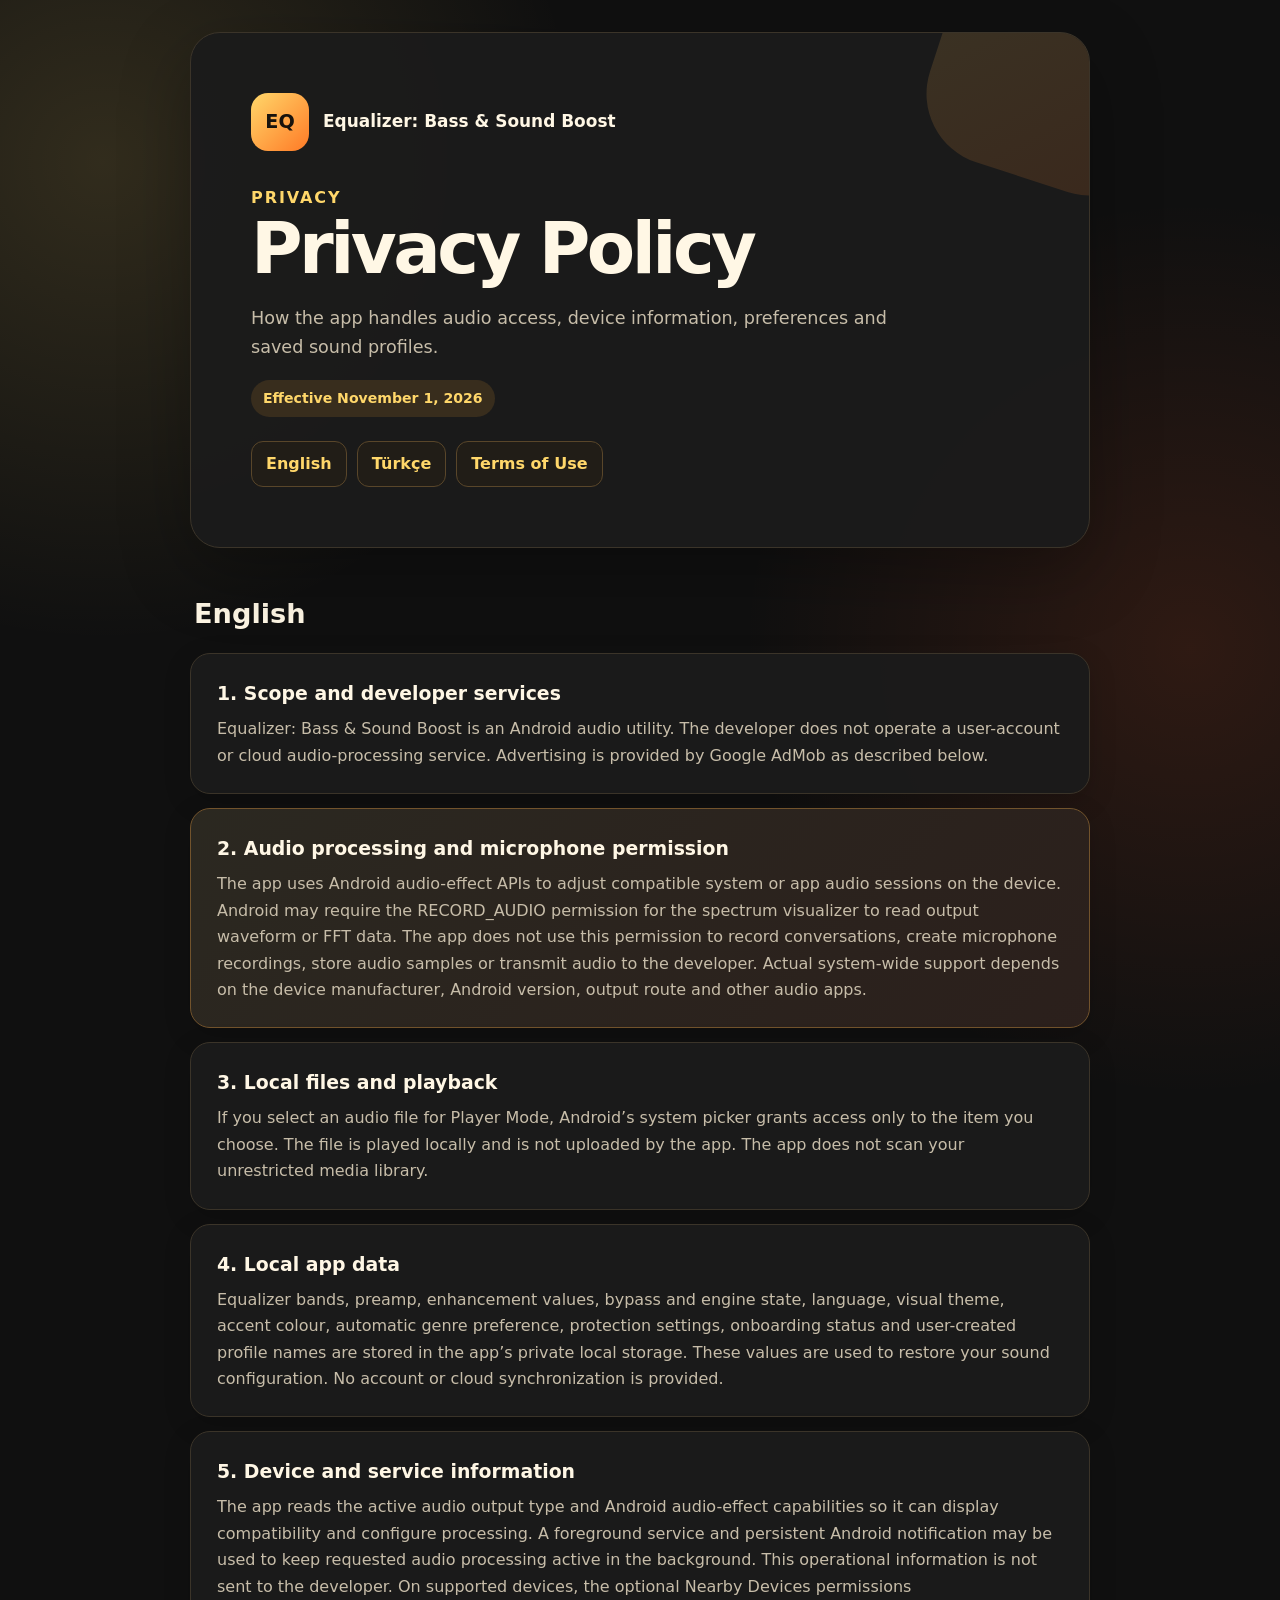
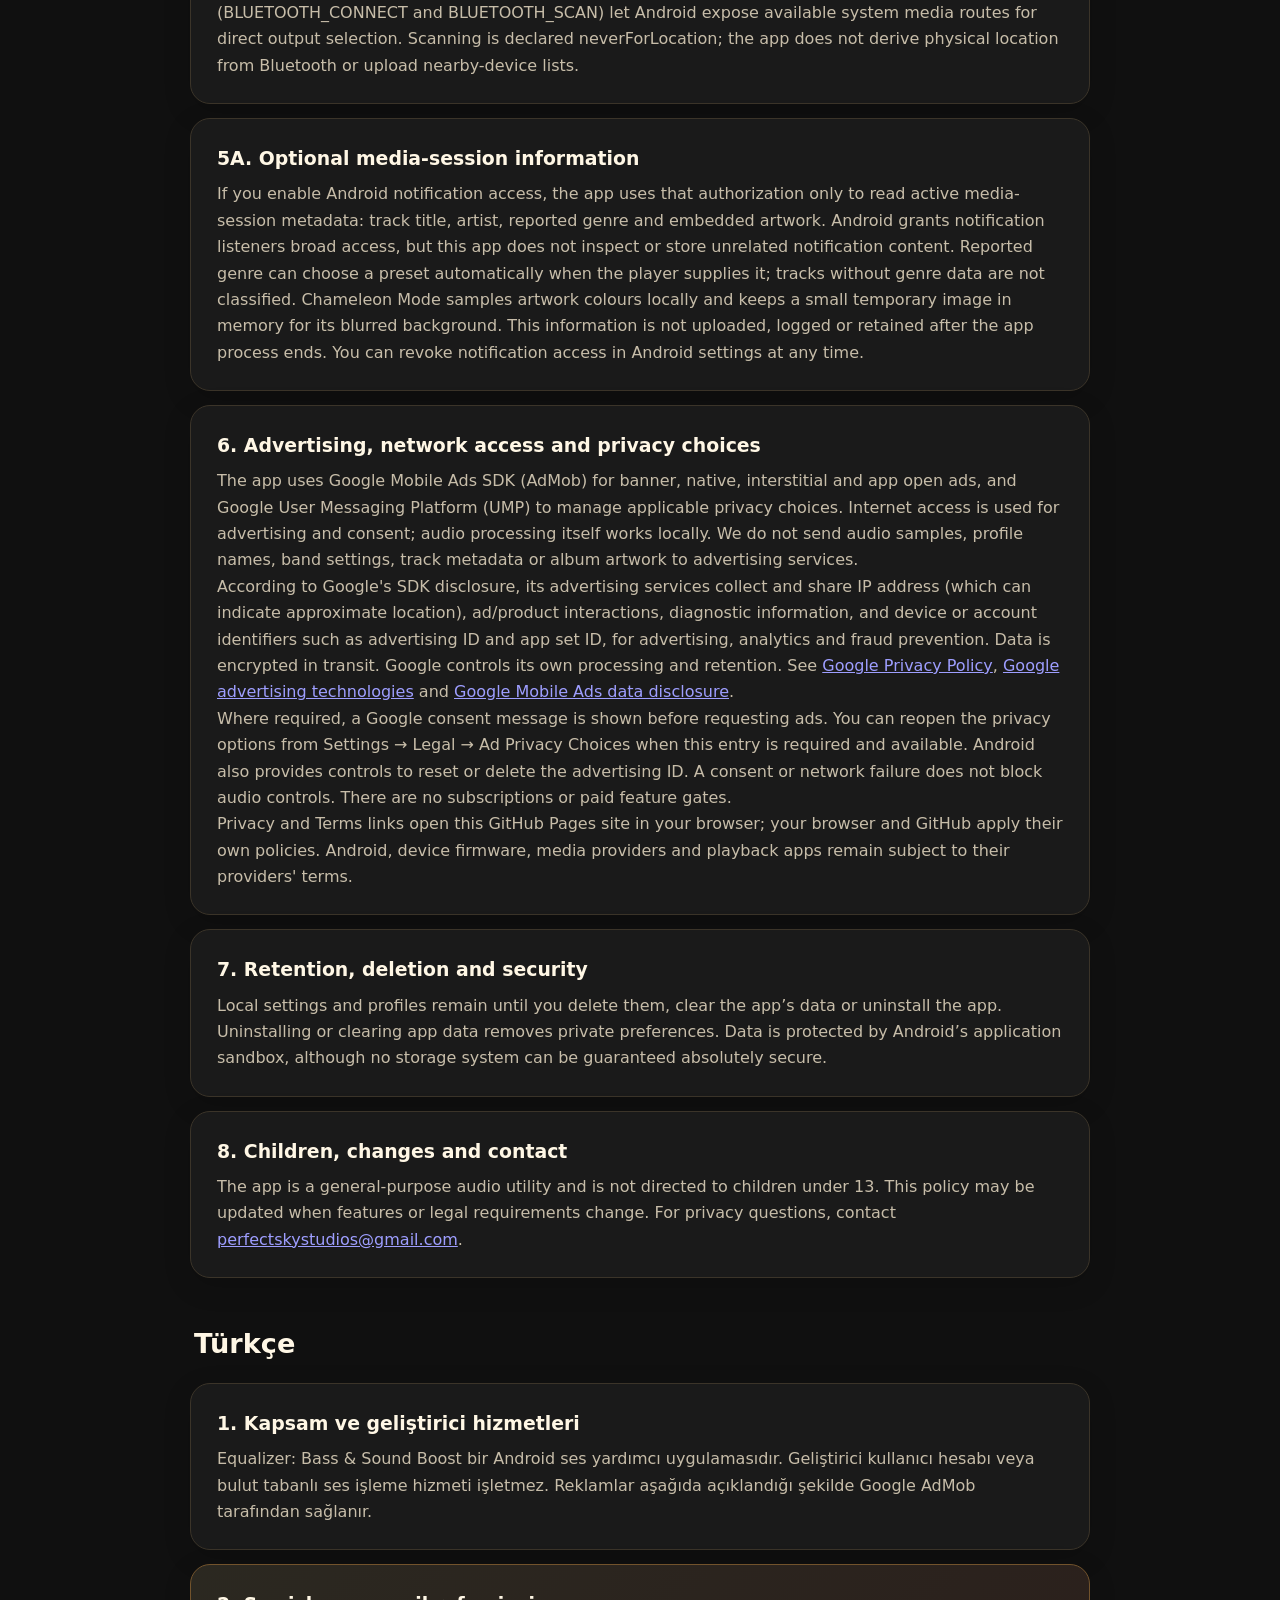
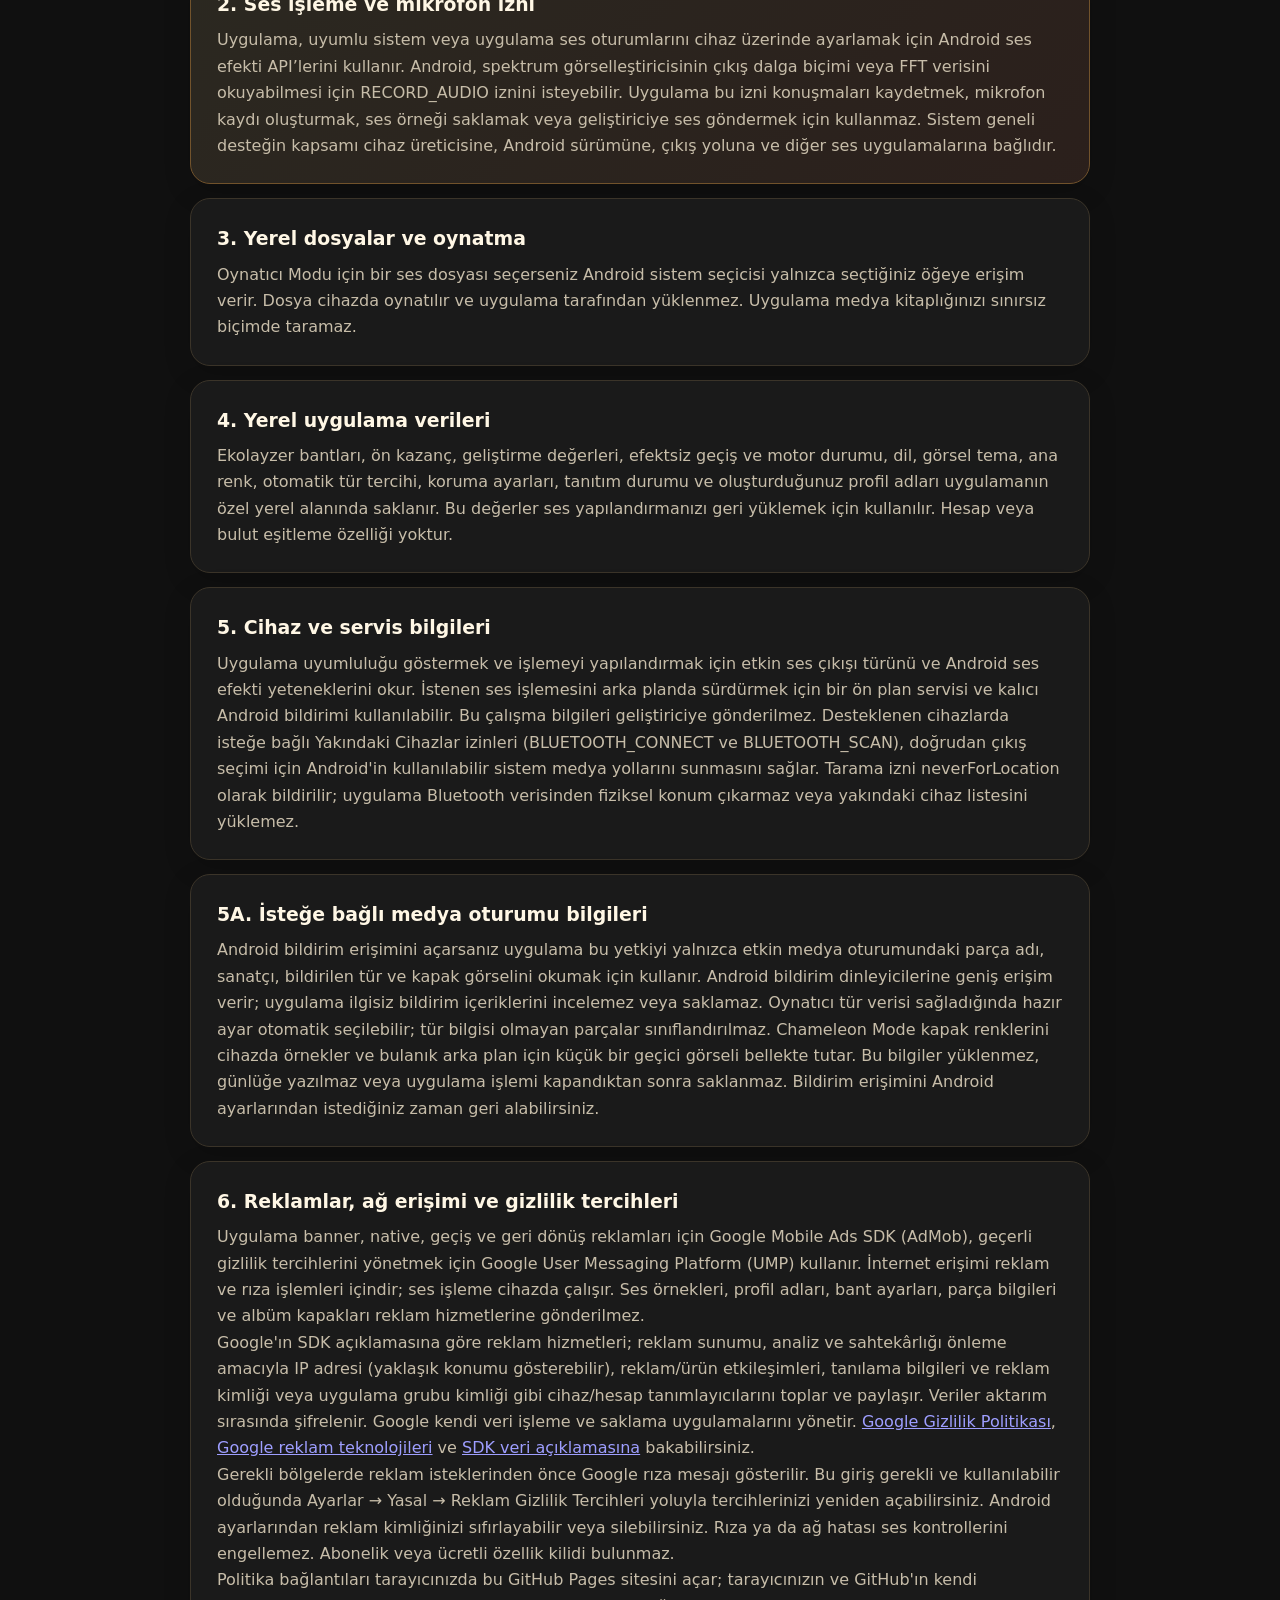
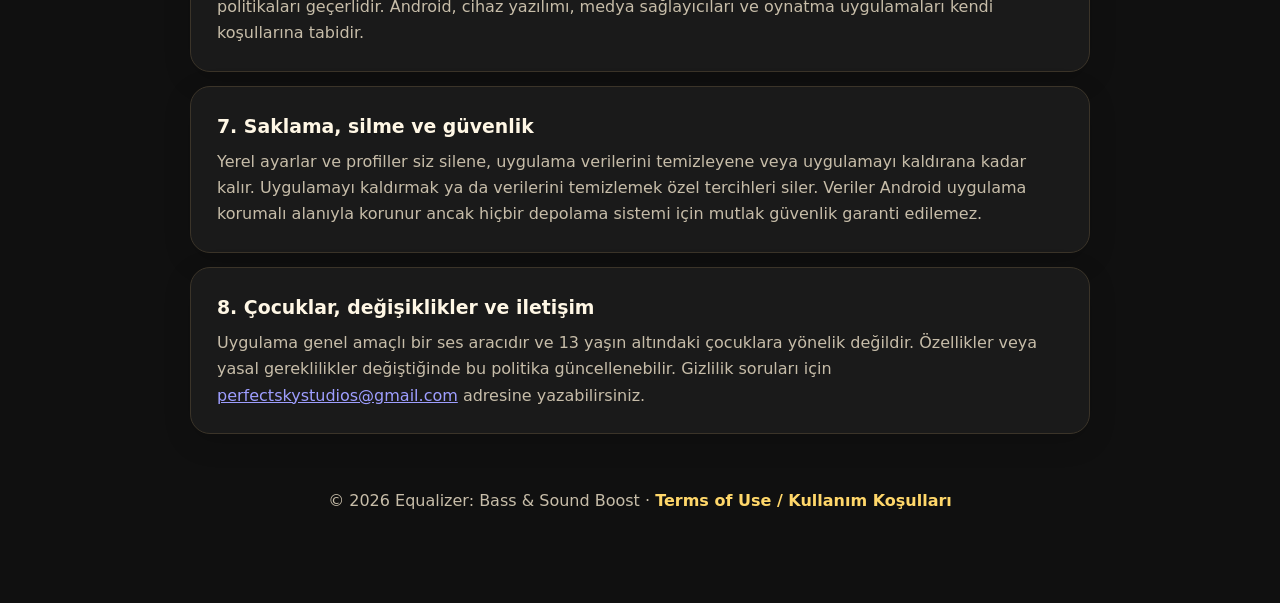
<file: index.html>
<!doctype html><html lang="en"><head><meta charset="utf-8"><meta name="viewport" content="width=device-width,initial-scale=1"><title>Equalizer: Bass &amp; Sound Boost Privacy Policy</title><meta name="description" content="Privacy Policy for Equalizer: Bass & Sound Boost"><link rel="stylesheet" href="styles.css"></head><body><main>
<header><div class="brand"><div class="mark">EQ</div><div><strong>Equalizer: Bass &amp; Sound Boost</strong></div></div><p class="eyebrow">Privacy</p><h1>Privacy Policy</h1><p class="lead">How the app handles audio access, device information, preferences and saved sound profiles.</p><div class="meta">Effective November 1, 2026</div><nav><a href="#english">English</a><a href="#turkce">Türkçe</a><a href="terms-of-service.html">Terms of Use</a></nav></header>
<h2 class="language-title" id="english">English</h2>
<section><h2>1. Scope and developer services</h2><p>Equalizer: Bass &amp; Sound Boost is an Android audio utility. The developer does not operate a user-account or cloud audio-processing service. Advertising is provided by Google AdMob as described below.</p></section>
<section class="notice"><h2>2. Audio processing and microphone permission</h2><p>The app uses Android audio-effect APIs to adjust compatible system or app audio sessions on the device. Android may require the RECORD_AUDIO permission for the spectrum visualizer to read output waveform or FFT data. The app does not use this permission to record conversations, create microphone recordings, store audio samples or transmit audio to the developer. Actual system-wide support depends on the device manufacturer, Android version, output route and other audio apps.</p></section>
<section><h2>3. Local files and playback</h2><p>If you select an audio file for Player Mode, Android’s system picker grants access only to the item you choose. The file is played locally and is not uploaded by the app. The app does not scan your unrestricted media library.</p></section>
<section><h2>4. Local app data</h2><p>Equalizer bands, preamp, enhancement values, bypass and engine state, language, visual theme, accent colour, automatic genre preference, protection settings, onboarding status and user-created profile names are stored in the app’s private local storage. These values are used to restore your sound configuration. No account or cloud synchronization is provided.</p></section>
<section><h2>5. Device and service information</h2><p>The app reads the active audio output type and Android audio-effect capabilities so it can display compatibility and configure processing. A foreground service and persistent Android notification may be used to keep requested audio processing active in the background. This operational information is not sent to the developer. On supported devices, the optional Nearby Devices permissions (BLUETOOTH_CONNECT and BLUETOOTH_SCAN) let Android expose available system media routes for direct output selection. Scanning is declared neverForLocation; the app does not derive physical location from Bluetooth or upload nearby-device lists.</p></section>
<section><h2>5A. Optional media-session information</h2><p>If you enable Android notification access, the app uses that authorization only to read active media-session metadata: track title, artist, reported genre and embedded artwork. Android grants notification listeners broad access, but this app does not inspect or store unrelated notification content. Reported genre can choose a preset automatically when the player supplies it; tracks without genre data are not classified. Chameleon Mode samples artwork colours locally and keeps a small temporary image in memory for its blurred background. This information is not uploaded, logged or retained after the app process ends. You can revoke notification access in Android settings at any time.</p></section>
<section><h2>6. Advertising, network access and privacy choices</h2><p>The app uses Google Mobile Ads SDK (AdMob) for banner, native, interstitial and app open ads, and Google User Messaging Platform (UMP) to manage applicable privacy choices. Internet access is used for advertising and consent; audio processing itself works locally. We do not send audio samples, profile names, band settings, track metadata or album artwork to advertising services.</p><p>According to Google's SDK disclosure, its advertising services collect and share IP address (which can indicate approximate location), ad/product interactions, diagnostic information, and device or account identifiers such as advertising ID and app set ID, for advertising, analytics and fraud prevention. Data is encrypted in transit. Google controls its own processing and retention. See <a href="https://policies.google.com/privacy">Google Privacy Policy</a>, <a href="https://policies.google.com/technologies/ads">Google advertising technologies</a> and <a href="https://developers.google.com/admob/android/privacy/play-data-disclosure">Google Mobile Ads data disclosure</a>.</p><p>Where required, a Google consent message is shown before requesting ads. You can reopen the privacy options from Settings → Legal → Ad Privacy Choices when this entry is required and available. Android also provides controls to reset or delete the advertising ID. A consent or network failure does not block audio controls. There are no subscriptions or paid feature gates.</p><p>Privacy and Terms links open this GitHub Pages site in your browser; your browser and GitHub apply their own policies. Android, device firmware, media providers and playback apps remain subject to their providers' terms.</p></section>
<section><h2>7. Retention, deletion and security</h2><p>Local settings and profiles remain until you delete them, clear the app’s data or uninstall the app. Uninstalling or clearing app data removes private preferences. Data is protected by Android’s application sandbox, although no storage system can be guaranteed absolutely secure.</p></section>
<section><h2>8. Children, changes and contact</h2><p>The app is a general-purpose audio utility and is not directed to children under 13. This policy may be updated when features or legal requirements change. For privacy questions, contact <a href="mailto:perfectskystudios@gmail.com">perfectskystudios@gmail.com</a>.</p></section>
<h2 class="language-title" id="turkce">Türkçe</h2>
<section><h2>1. Kapsam ve geliştirici hizmetleri</h2><p>Equalizer: Bass &amp; Sound Boost bir Android ses yardımcı uygulamasıdır. Geliştirici kullanıcı hesabı veya bulut tabanlı ses işleme hizmeti işletmez. Reklamlar aşağıda açıklandığı şekilde Google AdMob tarafından sağlanır.</p></section>
<section class="notice"><h2>2. Ses işleme ve mikrofon izni</h2><p>Uygulama, uyumlu sistem veya uygulama ses oturumlarını cihaz üzerinde ayarlamak için Android ses efekti API’lerini kullanır. Android, spektrum görselleştiricisinin çıkış dalga biçimi veya FFT verisini okuyabilmesi için RECORD_AUDIO iznini isteyebilir. Uygulama bu izni konuşmaları kaydetmek, mikrofon kaydı oluşturmak, ses örneği saklamak veya geliştiriciye ses göndermek için kullanmaz. Sistem geneli desteğin kapsamı cihaz üreticisine, Android sürümüne, çıkış yoluna ve diğer ses uygulamalarına bağlıdır.</p></section>
<section><h2>3. Yerel dosyalar ve oynatma</h2><p>Oynatıcı Modu için bir ses dosyası seçerseniz Android sistem seçicisi yalnızca seçtiğiniz öğeye erişim verir. Dosya cihazda oynatılır ve uygulama tarafından yüklenmez. Uygulama medya kitaplığınızı sınırsız biçimde taramaz.</p></section>
<section><h2>4. Yerel uygulama verileri</h2><p>Ekolayzer bantları, ön kazanç, geliştirme değerleri, efektsiz geçiş ve motor durumu, dil, görsel tema, ana renk, otomatik tür tercihi, koruma ayarları, tanıtım durumu ve oluşturduğunuz profil adları uygulamanın özel yerel alanında saklanır. Bu değerler ses yapılandırmanızı geri yüklemek için kullanılır. Hesap veya bulut eşitleme özelliği yoktur.</p></section>
<section><h2>5. Cihaz ve servis bilgileri</h2><p>Uygulama uyumluluğu göstermek ve işlemeyi yapılandırmak için etkin ses çıkışı türünü ve Android ses efekti yeteneklerini okur. İstenen ses işlemesini arka planda sürdürmek için bir ön plan servisi ve kalıcı Android bildirimi kullanılabilir. Bu çalışma bilgileri geliştiriciye gönderilmez. Desteklenen cihazlarda isteğe bağlı Yakındaki Cihazlar izinleri (BLUETOOTH_CONNECT ve BLUETOOTH_SCAN), doğrudan çıkış seçimi için Android'in kullanılabilir sistem medya yollarını sunmasını sağlar. Tarama izni neverForLocation olarak bildirilir; uygulama Bluetooth verisinden fiziksel konum çıkarmaz veya yakındaki cihaz listesini yüklemez.</p></section>
<section><h2>5A. İsteğe bağlı medya oturumu bilgileri</h2><p>Android bildirim erişimini açarsanız uygulama bu yetkiyi yalnızca etkin medya oturumundaki parça adı, sanatçı, bildirilen tür ve kapak görselini okumak için kullanır. Android bildirim dinleyicilerine geniş erişim verir; uygulama ilgisiz bildirim içeriklerini incelemez veya saklamaz. Oynatıcı tür verisi sağladığında hazır ayar otomatik seçilebilir; tür bilgisi olmayan parçalar sınıflandırılmaz. Chameleon Mode kapak renklerini cihazda örnekler ve bulanık arka plan için küçük bir geçici görseli bellekte tutar. Bu bilgiler yüklenmez, günlüğe yazılmaz veya uygulama işlemi kapandıktan sonra saklanmaz. Bildirim erişimini Android ayarlarından istediğiniz zaman geri alabilirsiniz.</p></section>
<section><h2>6. Reklamlar, ağ erişimi ve gizlilik tercihleri</h2><p>Uygulama banner, native, geçiş ve geri dönüş reklamları için Google Mobile Ads SDK (AdMob), geçerli gizlilik tercihlerini yönetmek için Google User Messaging Platform (UMP) kullanır. İnternet erişimi reklam ve rıza işlemleri içindir; ses işleme cihazda çalışır. Ses örnekleri, profil adları, bant ayarları, parça bilgileri ve albüm kapakları reklam hizmetlerine gönderilmez.</p><p>Google'ın SDK açıklamasına göre reklam hizmetleri; reklam sunumu, analiz ve sahtekârlığı önleme amacıyla IP adresi (yaklaşık konumu gösterebilir), reklam/ürün etkileşimleri, tanılama bilgileri ve reklam kimliği veya uygulama grubu kimliği gibi cihaz/hesap tanımlayıcılarını toplar ve paylaşır. Veriler aktarım sırasında şifrelenir. Google kendi veri işleme ve saklama uygulamalarını yönetir. <a href="https://policies.google.com/privacy?hl=tr">Google Gizlilik Politikası</a>, <a href="https://policies.google.com/technologies/ads?hl=tr">Google reklam teknolojileri</a> ve <a href="https://developers.google.com/admob/android/privacy/play-data-disclosure">SDK veri açıklamasına</a> bakabilirsiniz.</p><p>Gerekli bölgelerde reklam isteklerinden önce Google rıza mesajı gösterilir. Bu giriş gerekli ve kullanılabilir olduğunda Ayarlar → Yasal → Reklam Gizlilik Tercihleri yoluyla tercihlerinizi yeniden açabilirsiniz. Android ayarlarından reklam kimliğinizi sıfırlayabilir veya silebilirsiniz. Rıza ya da ağ hatası ses kontrollerini engellemez. Abonelik veya ücretli özellik kilidi bulunmaz.</p><p>Politika bağlantıları tarayıcınızda bu GitHub Pages sitesini açar; tarayıcınızın ve GitHub'ın kendi politikaları geçerlidir. Android, cihaz yazılımı, medya sağlayıcıları ve oynatma uygulamaları kendi koşullarına tabidir.</p></section>
<section><h2>7. Saklama, silme ve güvenlik</h2><p>Yerel ayarlar ve profiller siz silene, uygulama verilerini temizleyene veya uygulamayı kaldırana kadar kalır. Uygulamayı kaldırmak ya da verilerini temizlemek özel tercihleri siler. Veriler Android uygulama korumalı alanıyla korunur ancak hiçbir depolama sistemi için mutlak güvenlik garanti edilemez.</p></section>
<section><h2>8. Çocuklar, değişiklikler ve iletişim</h2><p>Uygulama genel amaçlı bir ses aracıdır ve 13 yaşın altındaki çocuklara yönelik değildir. Özellikler veya yasal gereklilikler değiştiğinde bu politika güncellenebilir. Gizlilik soruları için <a href="mailto:perfectskystudios@gmail.com">perfectskystudios@gmail.com</a> adresine yazabilirsiniz.</p></section>
<footer>© 2026 Equalizer: Bass &amp; Sound Boost · <a href="terms-of-service.html">Terms of Use / Kullanım Koşulları</a></footer></main></body></html>
</file>
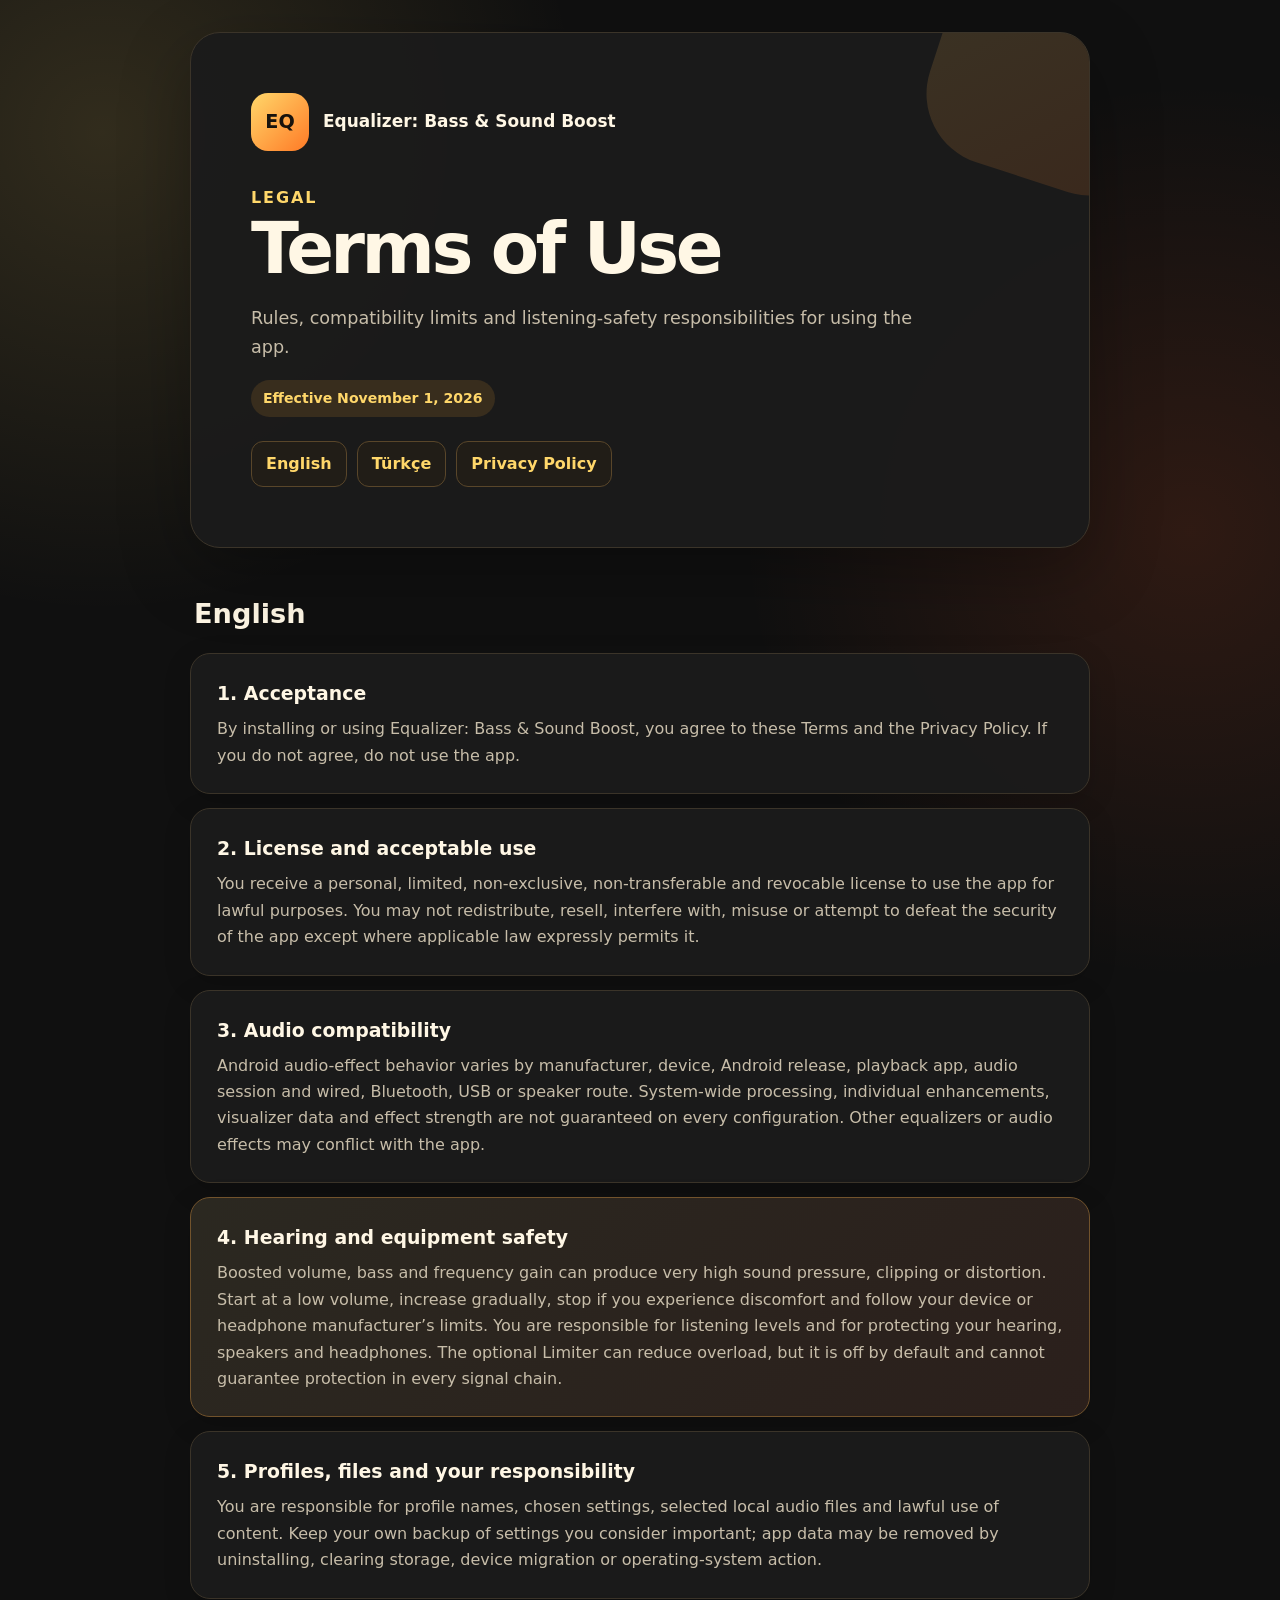
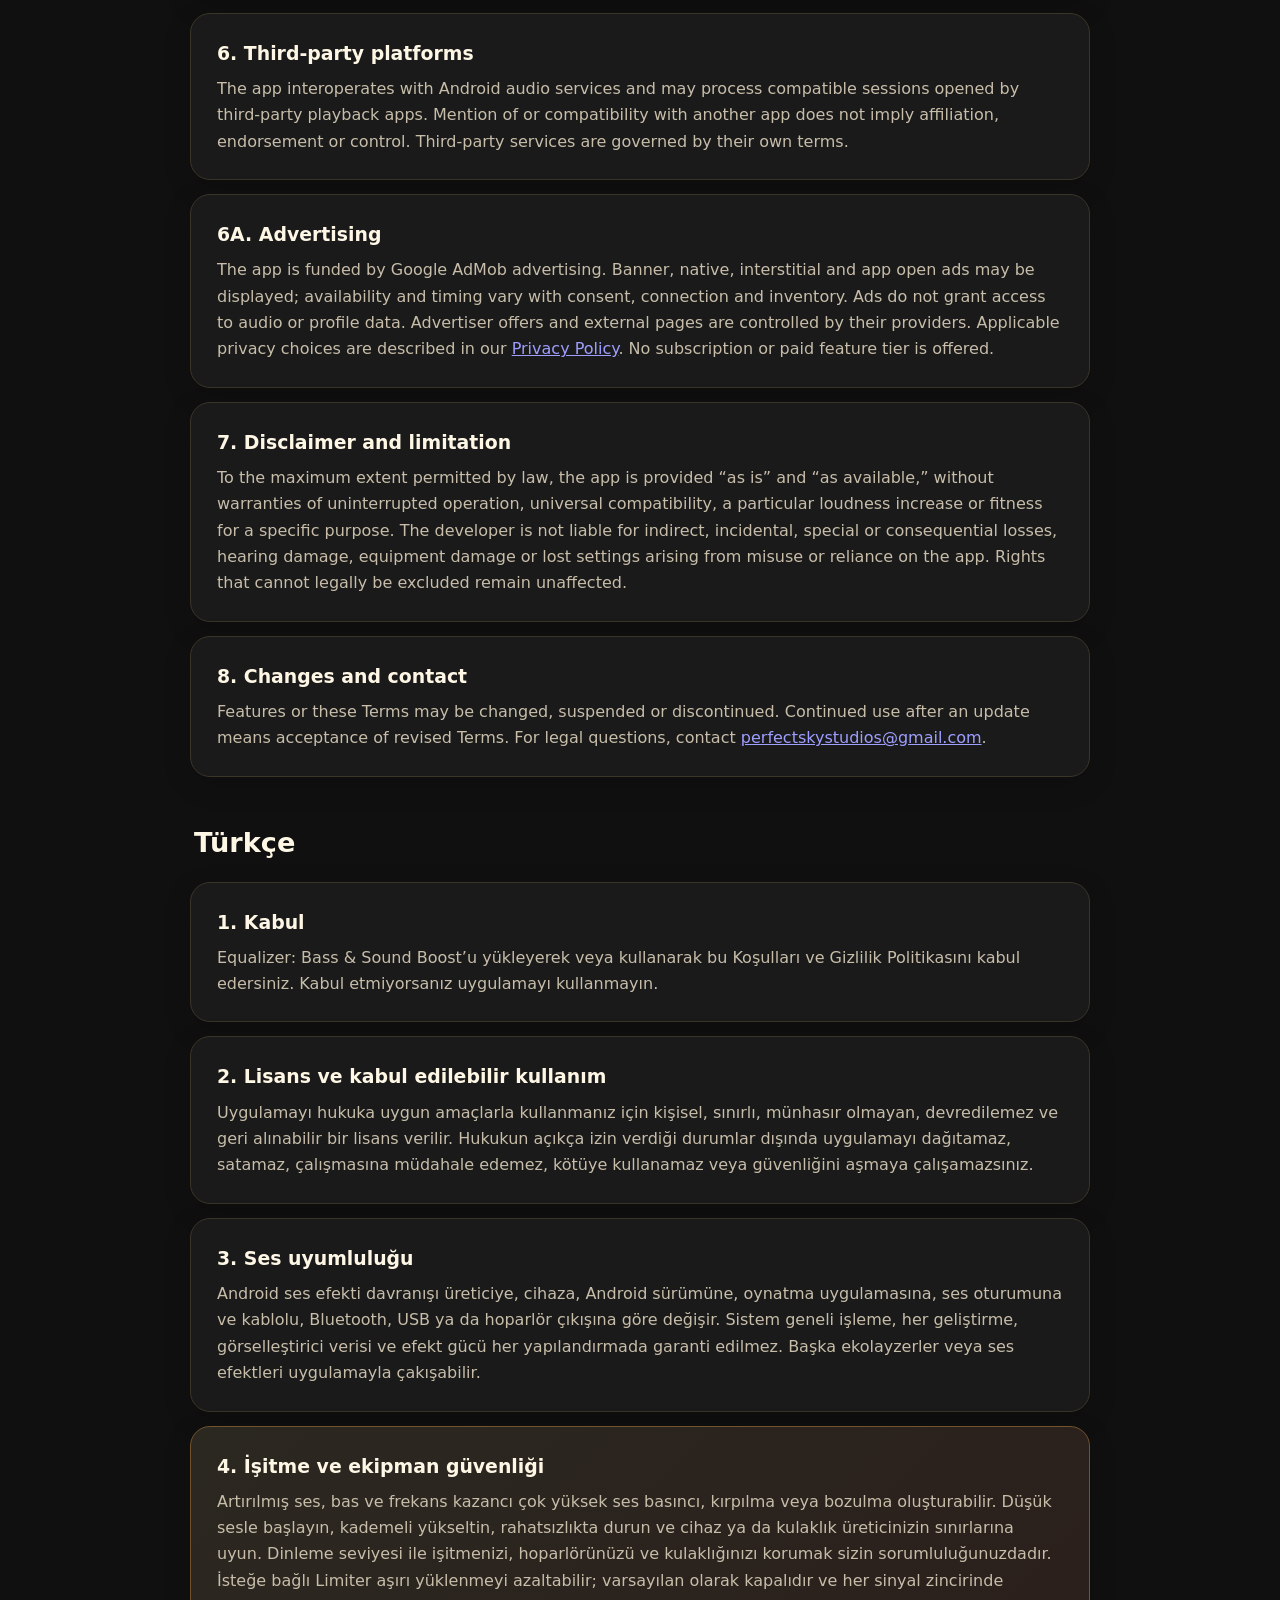
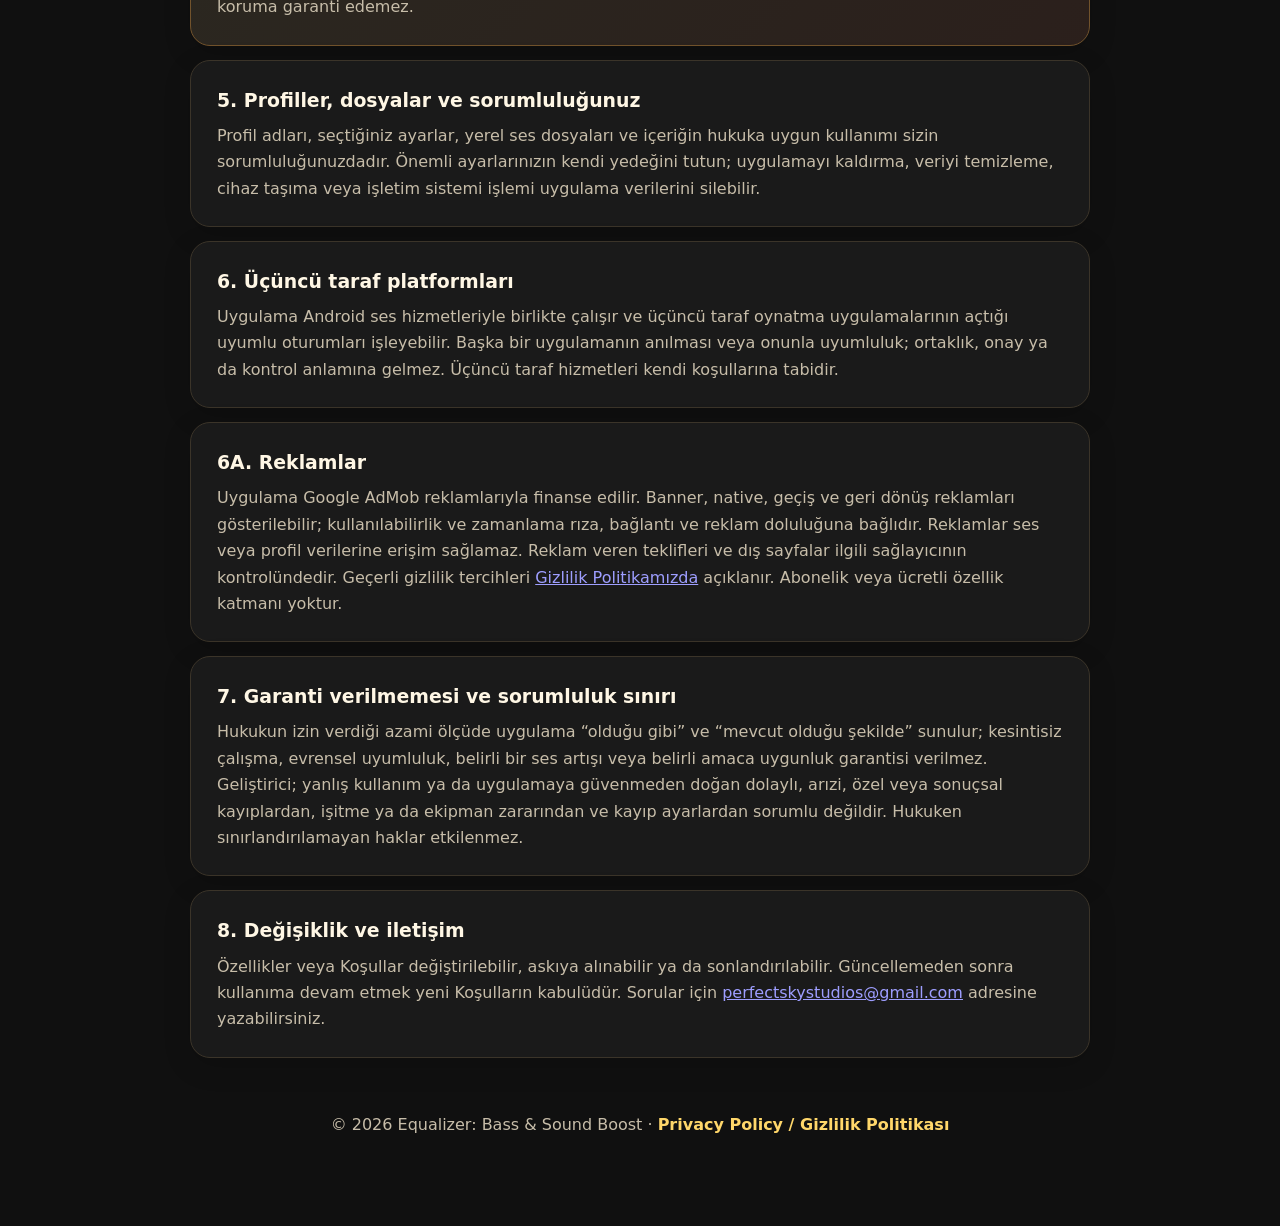
<file: terms-of-service.html>
<!doctype html><html lang="en"><head><meta charset="utf-8"><meta name="viewport" content="width=device-width,initial-scale=1"><title>Equalizer: Bass &amp; Sound Boost Terms of Use</title><meta name="description" content="Terms of Use for Equalizer: Bass & Sound Boost"><link rel="stylesheet" href="styles.css"></head><body><main>
<header><div class="brand"><div class="mark">EQ</div><div><strong>Equalizer: Bass &amp; Sound Boost</strong></div></div><p class="eyebrow">Legal</p><h1>Terms of Use</h1><p class="lead">Rules, compatibility limits and listening-safety responsibilities for using the app.</p><div class="meta">Effective November 1, 2026</div><nav><a href="#english">English</a><a href="#turkce">Türkçe</a><a href="index.html">Privacy Policy</a></nav></header>
<h2 class="language-title" id="english">English</h2>
<section><h2>1. Acceptance</h2><p>By installing or using Equalizer: Bass &amp; Sound Boost, you agree to these Terms and the Privacy Policy. If you do not agree, do not use the app.</p></section>
<section><h2>2. License and acceptable use</h2><p>You receive a personal, limited, non-exclusive, non-transferable and revocable license to use the app for lawful purposes. You may not redistribute, resell, interfere with, misuse or attempt to defeat the security of the app except where applicable law expressly permits it.</p></section>
<section><h2>3. Audio compatibility</h2><p>Android audio-effect behavior varies by manufacturer, device, Android release, playback app, audio session and wired, Bluetooth, USB or speaker route. System-wide processing, individual enhancements, visualizer data and effect strength are not guaranteed on every configuration. Other equalizers or audio effects may conflict with the app.</p></section>
<section class="notice"><h2>4. Hearing and equipment safety</h2><p>Boosted volume, bass and frequency gain can produce very high sound pressure, clipping or distortion. Start at a low volume, increase gradually, stop if you experience discomfort and follow your device or headphone manufacturer’s limits. You are responsible for listening levels and for protecting your hearing, speakers and headphones. The optional Limiter can reduce overload, but it is off by default and cannot guarantee protection in every signal chain.</p></section>
<section><h2>5. Profiles, files and your responsibility</h2><p>You are responsible for profile names, chosen settings, selected local audio files and lawful use of content. Keep your own backup of settings you consider important; app data may be removed by uninstalling, clearing storage, device migration or operating-system action.</p></section>
<section><h2>6. Third-party platforms</h2><p>The app interoperates with Android audio services and may process compatible sessions opened by third-party playback apps. Mention of or compatibility with another app does not imply affiliation, endorsement or control. Third-party services are governed by their own terms.</p></section>
<section><h2>6A. Advertising</h2><p>The app is funded by Google AdMob advertising. Banner, native, interstitial and app open ads may be displayed; availability and timing vary with consent, connection and inventory. Ads do not grant access to audio or profile data. Advertiser offers and external pages are controlled by their providers. Applicable privacy choices are described in our <a href="index.html">Privacy Policy</a>. No subscription or paid feature tier is offered.</p></section>
<section><h2>7. Disclaimer and limitation</h2><p>To the maximum extent permitted by law, the app is provided “as is” and “as available,” without warranties of uninterrupted operation, universal compatibility, a particular loudness increase or fitness for a specific purpose. The developer is not liable for indirect, incidental, special or consequential losses, hearing damage, equipment damage or lost settings arising from misuse or reliance on the app. Rights that cannot legally be excluded remain unaffected.</p></section>
<section><h2>8. Changes and contact</h2><p>Features or these Terms may be changed, suspended or discontinued. Continued use after an update means acceptance of revised Terms. For legal questions, contact <a href="mailto:perfectskystudios@gmail.com">perfectskystudios@gmail.com</a>.</p></section>
<h2 class="language-title" id="turkce">Türkçe</h2>
<section><h2>1. Kabul</h2><p>Equalizer: Bass &amp; Sound Boost’u yükleyerek veya kullanarak bu Koşulları ve Gizlilik Politikasını kabul edersiniz. Kabul etmiyorsanız uygulamayı kullanmayın.</p></section>
<section><h2>2. Lisans ve kabul edilebilir kullanım</h2><p>Uygulamayı hukuka uygun amaçlarla kullanmanız için kişisel, sınırlı, münhasır olmayan, devredilemez ve geri alınabilir bir lisans verilir. Hukukun açıkça izin verdiği durumlar dışında uygulamayı dağıtamaz, satamaz, çalışmasına müdahale edemez, kötüye kullanamaz veya güvenliğini aşmaya çalışamazsınız.</p></section>
<section><h2>3. Ses uyumluluğu</h2><p>Android ses efekti davranışı üreticiye, cihaza, Android sürümüne, oynatma uygulamasına, ses oturumuna ve kablolu, Bluetooth, USB ya da hoparlör çıkışına göre değişir. Sistem geneli işleme, her geliştirme, görselleştirici verisi ve efekt gücü her yapılandırmada garanti edilmez. Başka ekolayzerler veya ses efektleri uygulamayla çakışabilir.</p></section>
<section class="notice"><h2>4. İşitme ve ekipman güvenliği</h2><p>Artırılmış ses, bas ve frekans kazancı çok yüksek ses basıncı, kırpılma veya bozulma oluşturabilir. Düşük sesle başlayın, kademeli yükseltin, rahatsızlıkta durun ve cihaz ya da kulaklık üreticinizin sınırlarına uyun. Dinleme seviyesi ile işitmenizi, hoparlörünüzü ve kulaklığınızı korumak sizin sorumluluğunuzdadır. İsteğe bağlı Limiter aşırı yüklenmeyi azaltabilir; varsayılan olarak kapalıdır ve her sinyal zincirinde koruma garanti edemez.</p></section>
<section><h2>5. Profiller, dosyalar ve sorumluluğunuz</h2><p>Profil adları, seçtiğiniz ayarlar, yerel ses dosyaları ve içeriğin hukuka uygun kullanımı sizin sorumluluğunuzdadır. Önemli ayarlarınızın kendi yedeğini tutun; uygulamayı kaldırma, veriyi temizleme, cihaz taşıma veya işletim sistemi işlemi uygulama verilerini silebilir.</p></section>
<section><h2>6. Üçüncü taraf platformları</h2><p>Uygulama Android ses hizmetleriyle birlikte çalışır ve üçüncü taraf oynatma uygulamalarının açtığı uyumlu oturumları işleyebilir. Başka bir uygulamanın anılması veya onunla uyumluluk; ortaklık, onay ya da kontrol anlamına gelmez. Üçüncü taraf hizmetleri kendi koşullarına tabidir.</p></section>
<section><h2>6A. Reklamlar</h2><p>Uygulama Google AdMob reklamlarıyla finanse edilir. Banner, native, geçiş ve geri dönüş reklamları gösterilebilir; kullanılabilirlik ve zamanlama rıza, bağlantı ve reklam doluluğuna bağlıdır. Reklamlar ses veya profil verilerine erişim sağlamaz. Reklam veren teklifleri ve dış sayfalar ilgili sağlayıcının kontrolündedir. Geçerli gizlilik tercihleri <a href="index.html">Gizlilik Politikamızda</a> açıklanır. Abonelik veya ücretli özellik katmanı yoktur.</p></section>
<section><h2>7. Garanti verilmemesi ve sorumluluk sınırı</h2><p>Hukukun izin verdiği azami ölçüde uygulama “olduğu gibi” ve “mevcut olduğu şekilde” sunulur; kesintisiz çalışma, evrensel uyumluluk, belirli bir ses artışı veya belirli amaca uygunluk garantisi verilmez. Geliştirici; yanlış kullanım ya da uygulamaya güvenmeden doğan dolaylı, arızi, özel veya sonuçsal kayıplardan, işitme ya da ekipman zararından ve kayıp ayarlardan sorumlu değildir. Hukuken sınırlandırılamayan haklar etkilenmez.</p></section>
<section><h2>8. Değişiklik ve iletişim</h2><p>Özellikler veya Koşullar değiştirilebilir, askıya alınabilir ya da sonlandırılabilir. Güncellemeden sonra kullanıma devam etmek yeni Koşulların kabulüdür. Sorular için <a href="mailto:perfectskystudios@gmail.com">perfectskystudios@gmail.com</a> adresine yazabilirsiniz.</p></section>
<footer>© 2026 Equalizer: Bass &amp; Sound Boost · <a href="index.html">Privacy Policy / Gizlilik Politikası</a></footer></main></body></html>
</file>
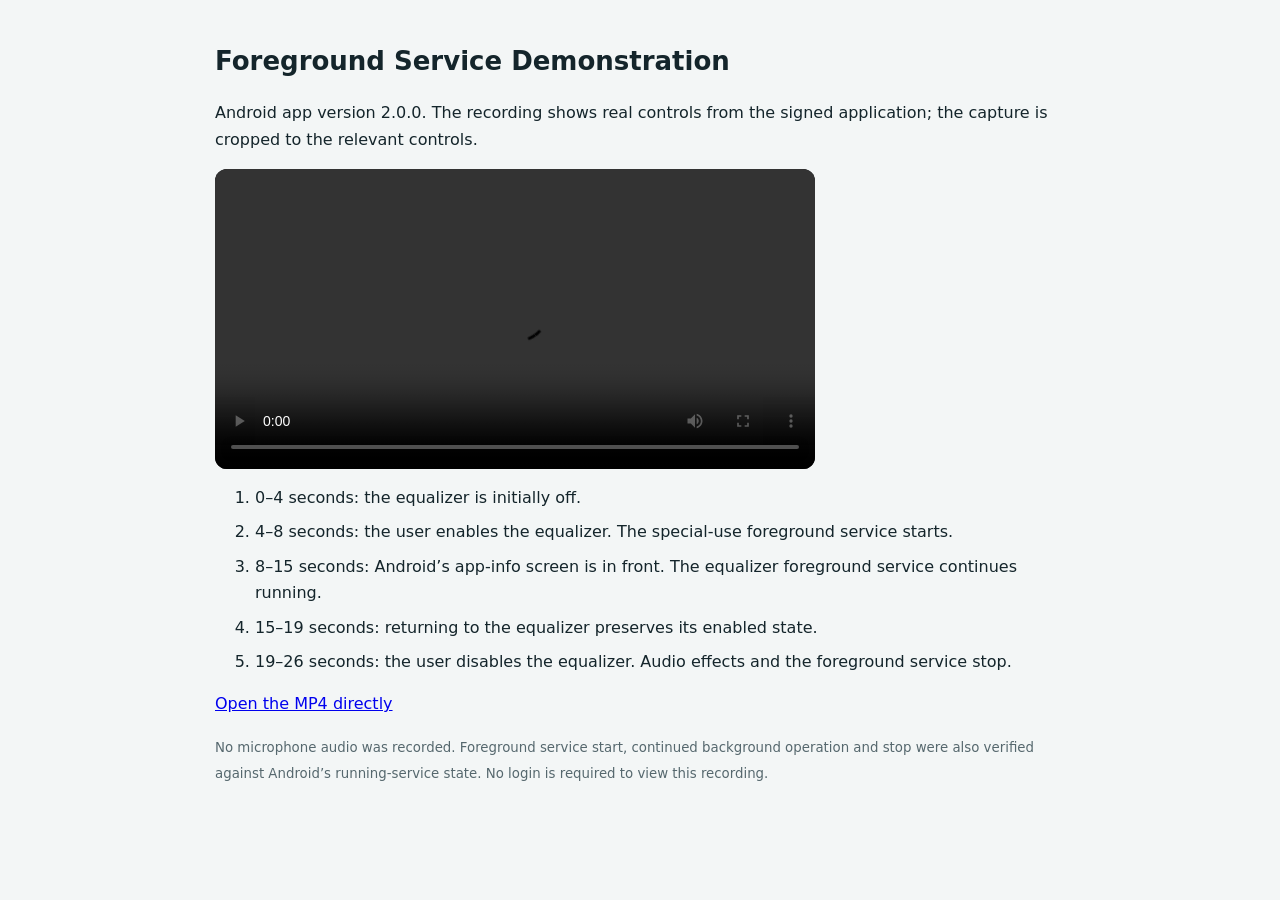
<file: review/foreground-service.html>
<!doctype html><html lang="en"><meta charset="utf-8"><meta name="robots" content="noindex,nofollow"><meta name="viewport" content="width=device-width,initial-scale=1"><title>Foreground Service Demonstration</title><style>body{font:16px/1.65 system-ui;background:#f3f6f6;color:#14252b;max-width:850px;margin:40px auto;padding:0 22px}h1{font-size:26px}video{display:block;width:min(100%,600px);background:#0a0e12;border-radius:12px}li{margin:8px 0}small{color:#56686e}</style><h1>Foreground Service Demonstration</h1><p>Android app version 2.0.0. The recording shows real controls from the signed application; the capture is cropped to the relevant controls.</p><video controls preload="metadata" playsinline src="equalizer-2.0.0-foreground-service.mp4"></video><ol><li>0–4 seconds: the equalizer is initially off.</li><li>4–8 seconds: the user enables the equalizer. The special-use foreground service starts.</li><li>8–15 seconds: Android’s app-info screen is in front. The equalizer foreground service continues running.</li><li>15–19 seconds: returning to the equalizer preserves its enabled state.</li><li>19–26 seconds: the user disables the equalizer. Audio effects and the foreground service stop.</li></ol><p><a href="equalizer-2.0.0-foreground-service.mp4">Open the MP4 directly</a></p><small>No microphone audio was recorded. Foreground service start, continued background operation and stop were also verified against Android’s running-service state. No login is required to view this recording.</small></html>
</file>
<file: styles.css>
:root{color-scheme:dark;--ink:#fff7e5;--muted:#c7bda9;--line:#3b3429;--amber:#ffd76a;--orange:#ff7a26;--panel:rgba(27,27,27,.94)}
*{box-sizing:border-box}html{scroll-behavior:smooth}body{margin:0;color:var(--ink);background:radial-gradient(circle at 8% 3%,rgba(255,215,106,.14),transparent 30rem),radial-gradient(circle at 93% 12%,rgba(255,92,38,.13),transparent 28rem),#101010;font:16px/1.65 system-ui,-apple-system,BlinkMacSystemFont,"Segoe UI",sans-serif}main{width:min(900px,calc(100% - 32px));margin:32px auto 64px}header{position:relative;overflow:hidden;padding:clamp(28px,6vw,60px);border:1px solid var(--line);border-radius:30px;background:var(--panel);box-shadow:0 24px 70px rgba(0,0,0,.28)}header:after{content:"";position:absolute;width:240px;height:240px;right:-90px;top:-90px;border-radius:72px;background:linear-gradient(135deg,var(--amber),var(--orange));opacity:.14;transform:rotate(18deg)}.brand{display:flex;align-items:center;gap:14px;position:relative;z-index:1}.mark{width:58px;height:58px;display:grid;place-items:center;border-radius:17px;background:linear-gradient(135deg,var(--amber),var(--orange));color:#18130d;font-weight:900;font-size:1.2rem}.brand strong{font-size:1.06rem}.eyebrow{margin:34px 0 2px;color:var(--amber);font-weight:800;letter-spacing:.12em;text-transform:uppercase}h1{margin:0;font-size:clamp(2.25rem,7vw,4.4rem);line-height:1.04;letter-spacing:-.05em}.lead{max-width:680px;color:var(--muted);font-size:1.1rem}.meta{display:inline-flex;padding:7px 12px;border-radius:999px;background:#382d1d;color:var(--amber);font-weight:700;font-size:.88rem}nav{display:flex;flex-wrap:wrap;gap:10px;margin-top:24px}nav a,footer a{color:var(--amber);font-weight:750;text-decoration:none}nav a{padding:9px 14px;border:1px solid #59462a;border-radius:12px;background:#211d17}nav a:hover{border-color:var(--orange)}.language-title{margin:44px 4px 16px;font-size:1.7rem}section{margin:14px 0;padding:24px 26px;border:1px solid var(--line);border-radius:20px;background:var(--panel);box-shadow:0 8px 28px rgba(0,0,0,.15)}section.notice{border-color:#72532c;background:linear-gradient(135deg,rgba(255,215,106,.07),rgba(255,92,38,.07)),#1b1b1b}section h2{margin:0 0 7px;font-size:1.18rem}section p,section li{color:var(--muted)}section p{margin:0}footer{margin-top:30px;padding:24px 4px;color:var(--muted);text-align:center}@media(max-width:540px){main{width:min(100% - 20px,900px);margin-top:10px}header{border-radius:22px;padding:24px 20px}section{padding:20px}.brand strong{max-width:220px;line-height:1.3}}
</file>
